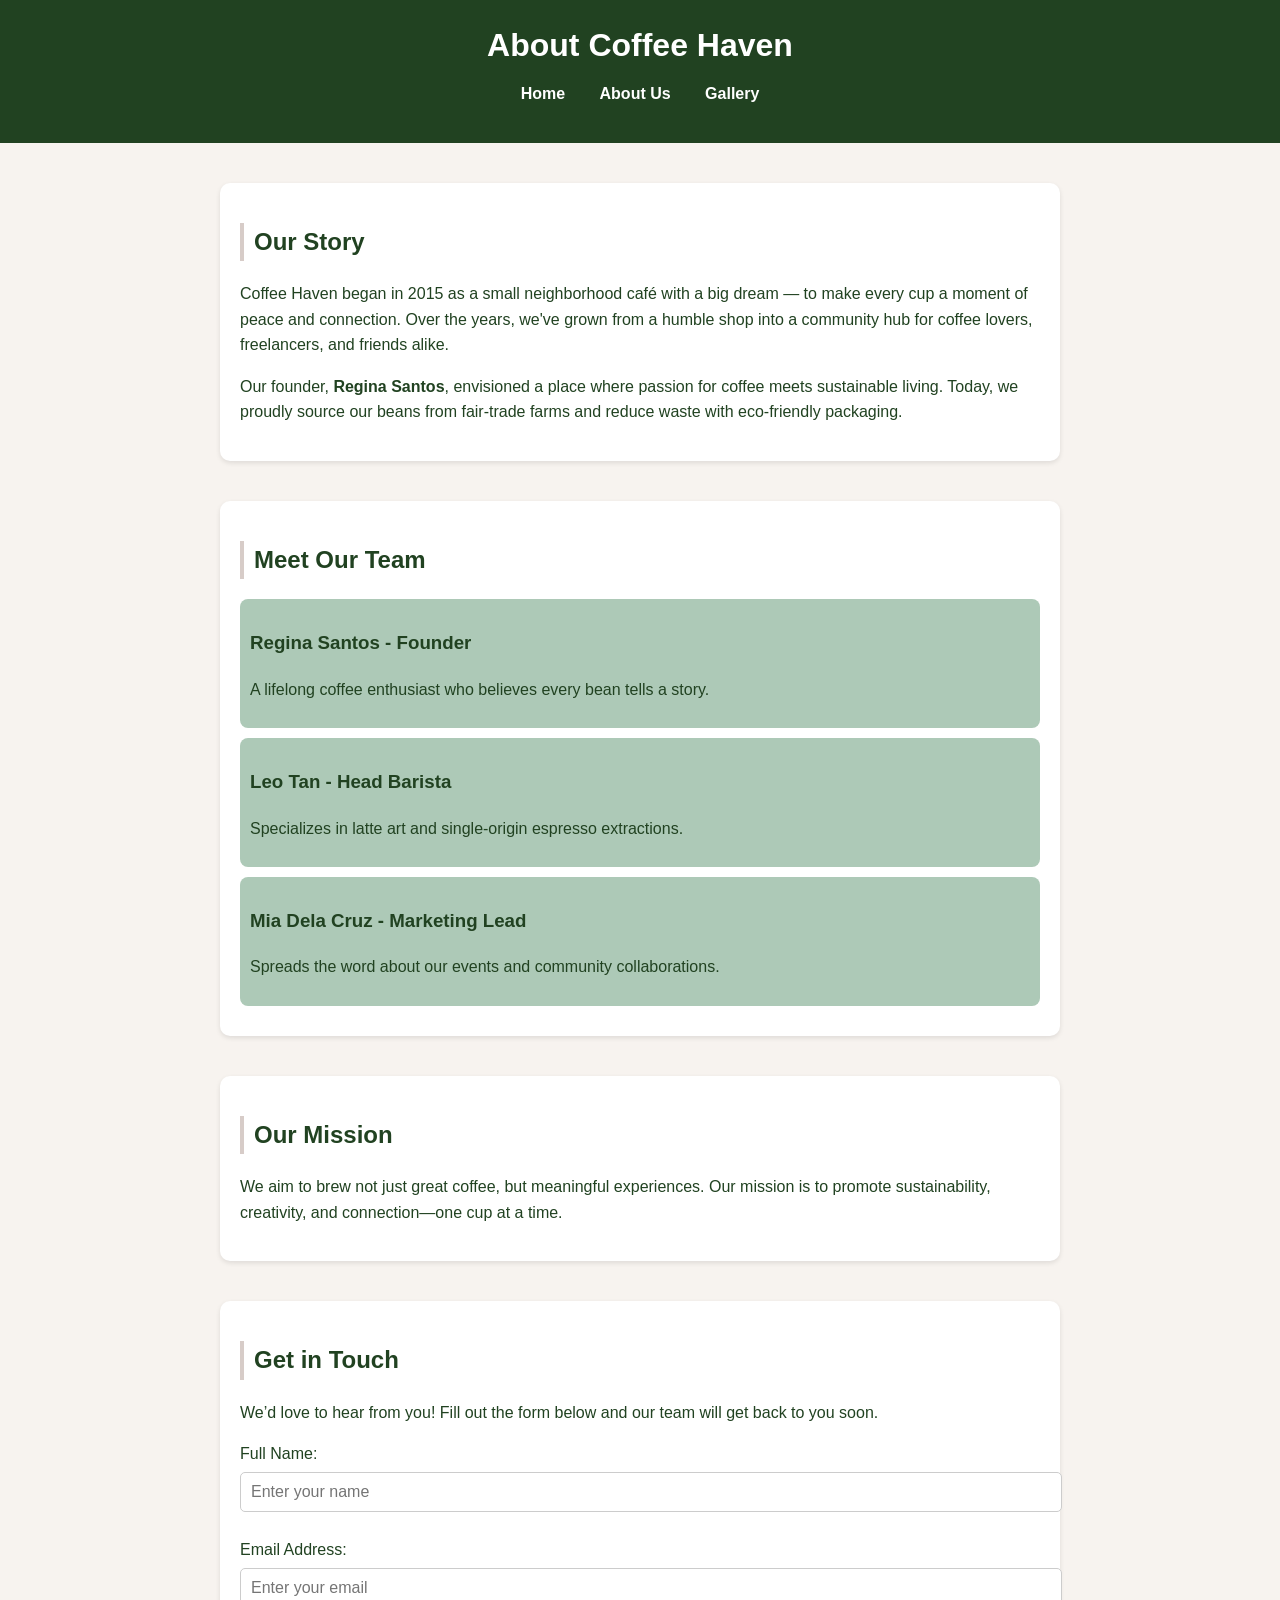
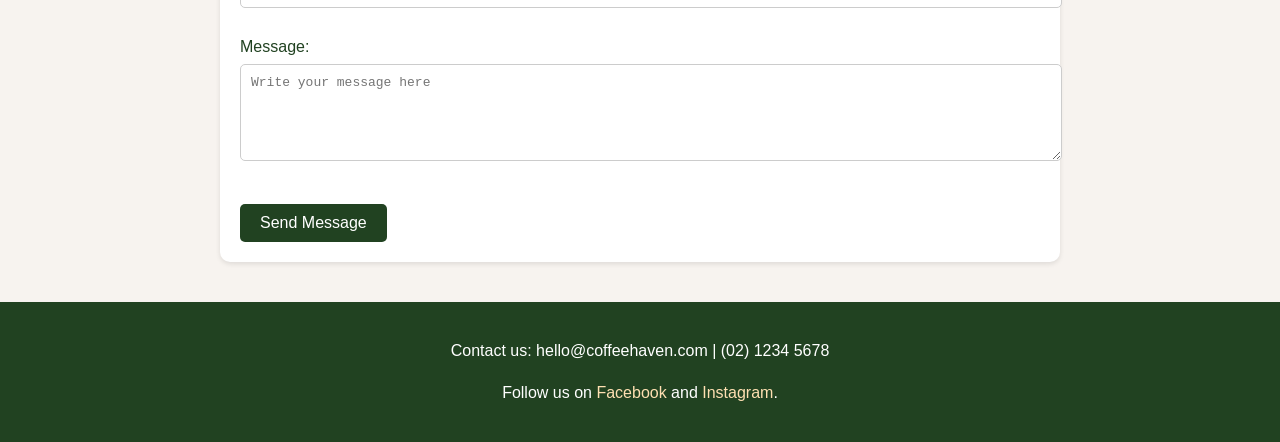
<file: about.html>
<!DOCTYPE html>
<html lang="en">
<head>
  <link rel="stylesheet" href="about.css">
  <meta charset="UTF-8">
  <meta name="viewport" content="width=device-width, initial-scale=1.0">
  <title>Coffee Haven - About Us</title>
</head>
<body>
  <header>
    <h1>About Coffee Haven</h1>
    <nav>
      <ul>
        <li><a href="index.html">Home</a></li>
        <li><a href="about.html">About Us</a></li>
        <li><a href="gallery.html">Gallery</a></li>
      </ul>
    </nav>
  </header>

  <section id="story">
    <h2>Our Story</h2>
    <p>Coffee Haven began in 2015 as a small neighborhood café with a big dream — to make every cup a moment of peace and connection. Over the years, we've grown from a humble shop into a community hub for coffee lovers, freelancers, and friends alike.</p>
    <p>Our founder, <strong>Regina Santos</strong>, envisioned a place where passion for coffee meets sustainable living. Today, we proudly source our beans from fair-trade farms and reduce waste with eco-friendly packaging.</p>
  </section>

  <section id="team">
    <h2>Meet Our Team</h2>
    <div>
      <h3>Regina Santos - Founder</h3>
      <p>A lifelong coffee enthusiast who believes every bean tells a story.</p>
    </div>
    <div>
      <h3>Leo Tan - Head Barista</h3>
      <p>Specializes in latte art and single-origin espresso extractions.</p>
    </div>
    <div>
      <h3>Mia Dela Cruz - Marketing Lead</h3>
      <p>Spreads the word about our events and community collaborations.</p>
    </div>
  </section>

  <section id="mission">
    <h2>Our Mission</h2>
    <p>We aim to brew not just great coffee, but meaningful experiences. Our mission is to promote sustainability, creativity, and connection—one cup at a time.</p>
  </section>

  <section id="contact">
    <h2>Get in Touch</h2>
    <p>We’d love to hear from you! Fill out the form below and our team will get back to you soon.</p>
    <form action="#" method="post">
      <label for="name">Full Name:</label><br>
      <input type="text" id="name" name="name" placeholder="Enter your name"><br><br>

      <label for="email">Email Address:</label><br>
      <input type="email" id="email" name="email" placeholder="Enter your email"><br><br>

      <label for="message">Message:</label><br>
      <textarea id="message" name="message" rows="5" placeholder="Write your message here"></textarea><br><br>

      <button type="submit">Send Message</button>
    </form>
  </section>

  <footer>
    <p>Contact us: hello@coffeehaven.com | (02) 1234 5678</p>
    <p>Follow us on <a href="#">Facebook</a> and <a href="#">Instagram</a>.</p>
  </footer>
</body>
</html>
</file>
<file: about.css>
/* === Coffee Haven - About Us Page Style === */

body {
  font-family: "Poppins", Arial, sans-serif;
  margin: 0;
  padding: 0;
  background-color: #f7f3ef;
  color: #214221;
  line-height: 1.6;
}

/* Header */
header {
  background-color: #214221;
  color: #fff;
  text-align: center;
  padding: 20px 0;
}

header h1 {
  margin: 0;
  font-size: 2em;
}

nav ul {
  list-style: none;
  padding: 0;
  margin-top: 10px;
}

nav ul li {
  display: inline;
  margin: 0 15px;
}

nav a {
  text-decoration: none;
  color: #fff;
  font-weight: bold;
}

nav a:hover {
  text-decoration: underline;
}

/* Section Layout */
section {
  max-width: 800px;
  margin: 40px auto;
  background: #fff;
  padding: 20px;
  border-radius: 10px;
  box-shadow: 0 2px 5px rgba(0,0,0,0.1);
}

h2 {
  color: #214221;;
  border-left: 4px solid #d7ccc8;
  padding-left: 10px;
}

/* Team Section */
#team div {
  background-color: #adc9b7;
  padding: 10px;
  margin: 10px 0;
  border-radius: 8px;
}

/* Form */
form input,
form textarea {
  width: 100%;
  padding: 10px;
  border: 1px solid #ccc;
  border-radius: 5px;
  margin-top: 5px;
  font-size: 1em;
}

form button {
  background-color: #214221;
  color: white;
  padding: 10px 20px;
  border: none;
  border-radius: 5px;
  cursor: pointer;
  font-size: 1em;
  margin-top: 10px;
}

form button:hover {
  background-color: #214221;
}

/* Footer */
footer {
  text-align: center;
  padding: 20px;
  background-color: #214221;
  color: #fff;
  margin-top: 40px;
}

footer a {
  color: #ffe0b2;
  text-decoration: none;
}

footer a:hover {
  text-decoration: underline;
}
</file>
